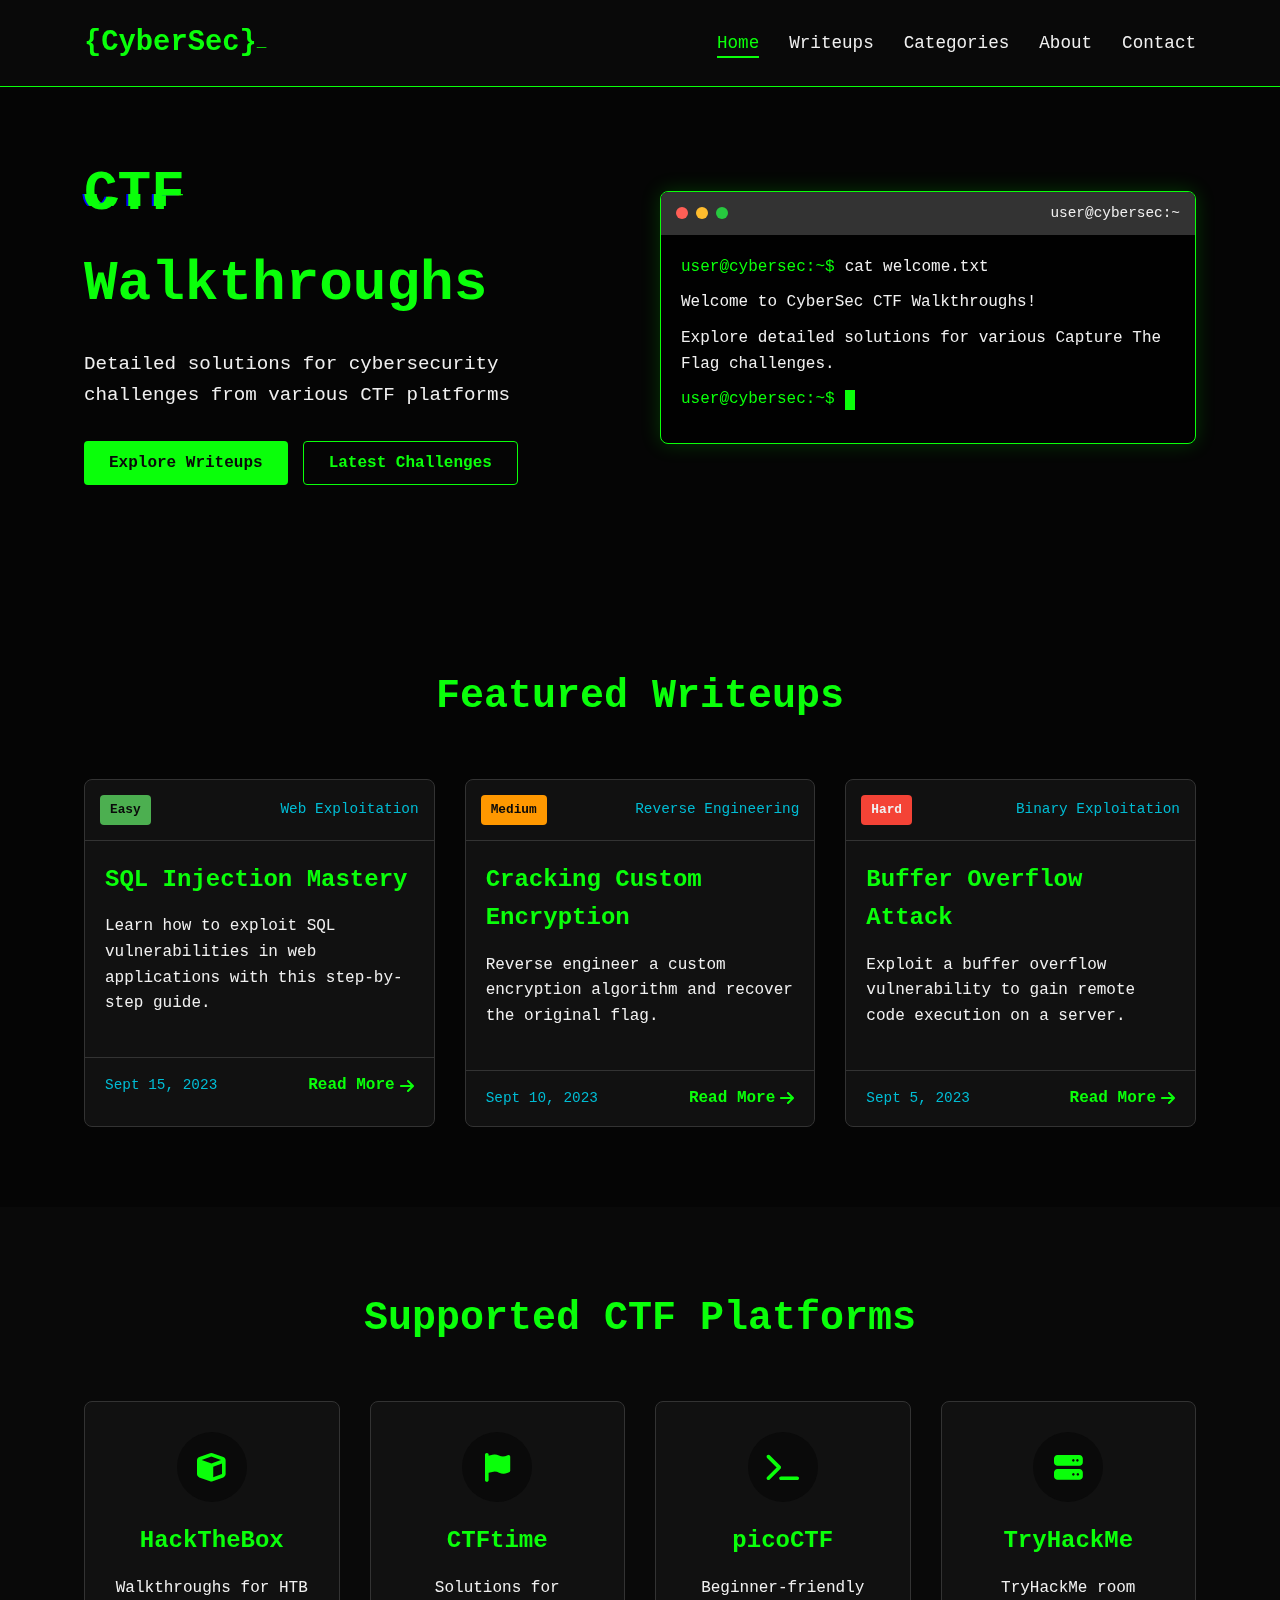
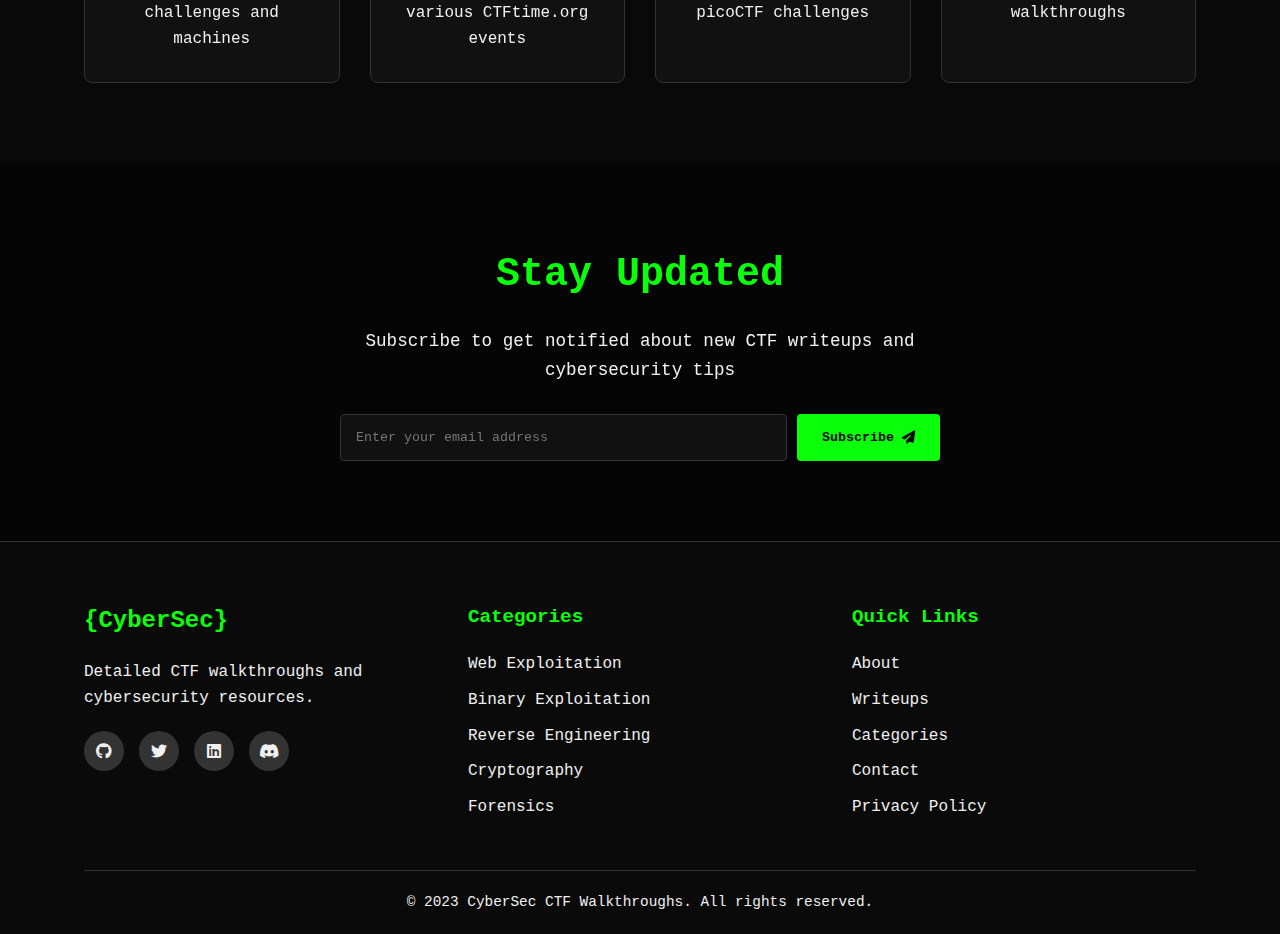
<file: index.html>
<!DOCTYPE html>
<html lang="en">
<head>
    <meta charset="UTF-8">
    <meta name="viewport" content="width=device-width, initial-scale=1.0">
    <title>CyberSec CTF Walkthroughs</title>
    <link rel="stylesheet" href="css/style.css">
    <link rel="stylesheet" href="css/animations.css">
    <link rel="stylesheet" href="https://cdnjs.cloudflare.com/ajax/libs/font-awesome/6.4.0/css/all.min.css">
</head>
<body>
    <!-- Matrix Animation Background -->
    <div id="matrix-bg"></div>
    
    <!-- Header -->
    <header>
        <div class="container">
            <div class="logo">
                <span class="logo-text">{CyberSec}</span>
                <span class="blinking-cursor">_</span>
            </div>
            <nav>
                <ul>
                    <li><a href="#" class="nav-link active">Home</a></li>
                    <li><a href="#" class="nav-link">Writeups</a></li>
                    <li><a href="#" class="nav-link">Categories</a></li>
                    <li><a href="#" class="nav-link">About</a></li>
                    <li><a href="#" class="nav-link">Contact</a></li>
                </ul>
            </nav>
            <div class="mobile-menu-btn">
                <i class="fas fa-bars"></i>
            </div>
        </div>
    </header>

    <!-- Hero Section -->
    <section class="hero">
        <div class="container">
            <div class="hero-content">
                <h1 class="glitch" data-text="CTF Walkthroughs">CTF Walkthroughs</h1>
                <p>Detailed solutions for cybersecurity challenges from various CTF platforms</p>
                <div class="cta-buttons">
                    <button class="btn primary">Explore Writeups</button>
                    <button class="btn secondary">Latest Challenges</button>
                </div>
            </div>
            <div class="hero-terminal">
                <div class="terminal-header">
                    <div class="terminal-buttons">
                        <span class="terminal-btn red"></span>
                        <span class="terminal-btn yellow"></span>
                        <span class="terminal-btn green"></span>
                    </div>
                    <span class="terminal-title">user@cybersec:~</span>
                </div>
                <div class="terminal-body">
                    <div class="terminal-line">
                        <span class="prompt">user@cybersec:~$</span>
                        <span class="command">cat welcome.txt</span>
                    </div>
                    <div class="terminal-output">
                        <p>Welcome to CyberSec CTF Walkthroughs!</p>
                        <p>Explore detailed solutions for various Capture The Flag challenges.</p>
                    </div>
                    <div class="terminal-line">
                        <span class="prompt">user@cybersec:~$</span>
                        <span class="command typing"></span>
                    </div>
                </div>
            </div>
        </div>
    </section>

    <!-- Featured Writeups -->
    <section class="featured-writeups">
        <div class="container">
            <h2>Featured Writeups</h2>
            <div class="writeups-grid">
                <div class="writeup-card">
                    <div class="card-header">
                        <span class="difficulty easy">Easy</span>
                        <span class="category">Web Exploitation</span>
                    </div>
                    <div class="card-content">
                        <h3>SQL Injection Mastery</h3>
                        <p>Learn how to exploit SQL vulnerabilities in web applications with this step-by-step guide.</p>
                    </div>
                    <div class="card-footer">
                        <span class="date">Sept 15, 2023</span>
                        <a href="#" class="read-more">Read More <i class="fas fa-arrow-right"></i></a>
                    </div>
                </div>

                <div class="writeup-card">
                    <div class="card-header">
                        <span class="difficulty medium">Medium</span>
                        <span class="category">Reverse Engineering</span>
                    </div>
                    <div class="card-content">
                        <h3>Cracking Custom Encryption</h3>
                        <p>Reverse engineer a custom encryption algorithm and recover the original flag.</p>
                    </div>
                    <div class="card-footer">
                        <span class="date">Sept 10, 2023</span>
                        <a href="#" class="read-more">Read More <i class="fas fa-arrow-right"></i></a>
                    </div>
                </div>

                <div class="writeup-card">
                    <div class="card-header">
                        <span class="difficulty hard">Hard</span>
                        <span class="category">Binary Exploitation</span>
                    </div>
                    <div class="card-content">
                        <h3>Buffer Overflow Attack</h3>
                        <p>Exploit a buffer overflow vulnerability to gain remote code execution on a server.</p>
                    </div>
                    <div class="card-footer">
                        <span class="date">Sept 5, 2023</span>
                        <a href="#" class="read-more">Read More <i class="fas fa-arrow-right"></i></a>
                    </div>
                </div>
            </div>
        </div>
    </section>

    <!-- CTF Platforms -->
    <section class="ctf-platforms">
        <div class="container">
            <h2>Supported CTF Platforms</h2>
            <div class="platforms-grid">
                <div class="platform">
                    <div class="platform-icon">
                        <i class="fas fa-cube"></i>
                    </div>
                    <h3>HackTheBox</h3>
                    <p>Walkthroughs for HTB challenges and machines</p>
                </div>
                <div class="platform">
                    <div class="platform-icon">
                        <i class="fas fa-flag"></i>
                    </div>
                    <h3>CTFtime</h3>
                    <p>Solutions for various CTFtime.org events</p>
                </div>
                <div class="platform">
                    <div class="platform-icon">
                        <i class="fas fa-terminal"></i>
                    </div>
                    <h3>picoCTF</h3>
                    <p>Beginner-friendly picoCTF challenges</p>
                </div>
                <div class="platform">
                    <div class="platform-icon">
                        <i class="fas fa-server"></i>
                    </div>
                    <h3>TryHackMe</h3>
                    <p>TryHackMe room walkthroughs</p>
                </div>
            </div>
        </div>
    </section>

    <!-- Newsletter -->
    <section class="newsletter">
        <div class="container">
            <div class="newsletter-content">
                <h2>Stay Updated</h2>
                <p>Subscribe to get notified about new CTF writeups and cybersecurity tips</p>
                <form class="newsletter-form">
                    <input type="email" placeholder="Enter your email address">
                    <button type="submit">Subscribe <i class="fas fa-paper-plane"></i></button>
                </form>
            </div>
        </div>
    </section>

    <!-- Footer -->
    <footer>
        <div class="container">
            <div class="footer-content">
                <div class="footer-section">
                    <h3>{CyberSec}</h3>
                    <p>Detailed CTF walkthroughs and cybersecurity resources.</p>
                    <div class="social-links">
                        <a href="#"><i class="fab fa-github"></i></a>
                        <a href="#"><i class="fab fa-twitter"></i></a>
                        <a href="#"><i class="fab fa-linkedin"></i></a>
                        <a href="#"><i class="fab fa-discord"></i></a>
                    </div>
                </div>
                <div class="footer-section">
                    <h4>Categories</h4>
                    <ul>
                        <li><a href="#">Web Exploitation</a></li>
                        <li><a href="#">Binary Exploitation</a></li>
                        <li><a href="#">Reverse Engineering</a></li>
                        <li><a href="#">Cryptography</a></li>
                        <li><a href="#">Forensics</a></li>
                    </ul>
                </div>
                <div class="footer-section">
                    <h4>Quick Links</h4>
                    <ul>
                        <li><a href="#">About</a></li>
                        <li><a href="#">Writeups</a></li>
                        <li><a href="#">Categories</a></li>
                        <li><a href="#">Contact</a></li>
                        <li><a href="#">Privacy Policy</a></li>
                    </ul>
                </div>
            </div>
            <div class="footer-bottom">
                <p>&copy; 2023 CyberSec CTF Walkthroughs. All rights reserved.</p>
            </div>
        </div>
    </footer>

    <script src="js/matrix.js"></script>
    <script src="js/script.js"></script>
</body>
</html>
</file>
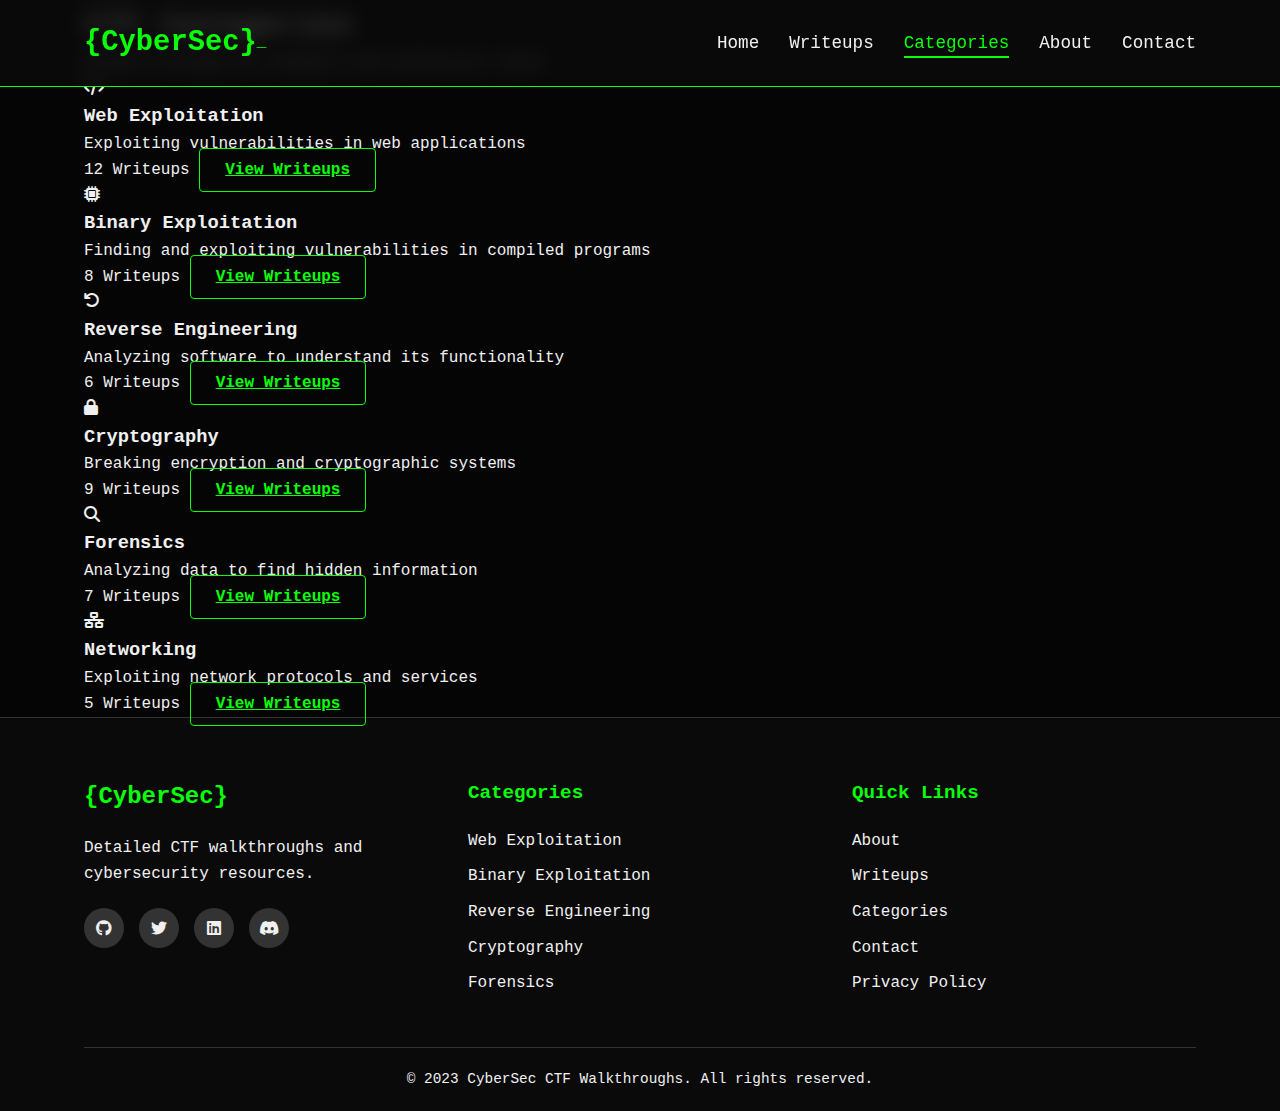
<file: categories.html>
<!DOCTYPE html>
<html lang="en">
<head>
    <meta charset="UTF-8">
    <meta name="viewport" content="width=device-width, initial-scale=1.0">
    <title>Categories - CyberSec CTF Walkthroughs</title>
    <link rel="stylesheet" href="css/style.css">
    <link rel="stylesheet" href="css/responsive.css">
    <link rel="stylesheet" href="https://cdnjs.cloudflare.com/ajax/libs/font-awesome/6.4.0/css/all.min.css">
</head>
<body>
    <!-- Header -->
    <header>
        <div class="container">
            <div class="logo">
                <span class="logo-text">{CyberSec}</span>
                <span class="blinking-cursor">_</span>
            </div>
            <nav>
                <ul>
                    <li><a href="index.html" class="nav-link">Home</a></li>
                    <li><a href="writeups.html" class="nav-link">Writeups</a></li>
                    <li><a href="categories.html" class="nav-link active">Categories</a></li>
                    <li><a href="about.html" class="nav-link">About</a></li>
                    <li><a href="contact.html" class="nav-link">Contact</a></li>
                </ul>
            </nav>
            <div class="mobile-menu-btn">
                <i class="fas fa-bars"></i>
            </div>
        </div>
    </header>

    <!-- Main Content -->
    <main class="page-content">
        <div class="container">
            <div class="page-header">
                <h1>CTF Categories</h1>
                <p>Browse writeups by category and difficulty level</p>
            </div>

            <!-- Categories Grid -->
            <div class="categories-grid">
                <div class="category-card">
                    <div class="category-icon">
                        <i class="fas fa-code"></i>
                    </div>
                    <h3>Web Exploitation</h3>
                    <p>Exploiting vulnerabilities in web applications</p>
                    <span class="count">12 Writeups</span>
                    <a href="writeups.html?category=web" class="btn secondary">View Writeups</a>
                </div>

                <div class="category-card">
                    <div class="category-icon">
                        <i class="fas fa-microchip"></i>
                    </div>
                    <h3>Binary Exploitation</h3>
                    <p>Finding and exploiting vulnerabilities in compiled programs</p>
                    <span class="count">8 Writeups</span>
                    <a href="writeups.html?category=binary" class="btn secondary">View Writeups</a>
                </div>

                <div class="category-card">
                    <div class="category-icon">
                        <i class="fas fa-undo"></i>
                    </div>
                    <h3>Reverse Engineering</h3>
                    <p>Analyzing software to understand its functionality</p>
                    <span class="count">6 Writeups</span>
                    <a href="writeups.html?category=reverse" class="btn secondary">View Writeups</a>
                </div>

                <div class="category-card">
                    <div class="category-icon">
                        <i class="fas fa-lock"></i>
                    </div>
                    <h3>Cryptography</h3>
                    <p>Breaking encryption and cryptographic systems</p>
                    <span class="count">9 Writeups</span>
                    <a href="writeups.html?category=crypto" class="btn secondary">View Writeups</a>
                </div>

                <div class="category-card">
                    <div class="category-icon">
                        <i class="fas fa-search"></i>
                    </div>
                    <h3>Forensics</h3>
                    <p>Analyzing data to find hidden information</p>
                    <span class="count">7 Writeups</span>
                    <a href="writeups.html?category=forensics" class="btn secondary">View Writeups</a>
                </div>

                <div class="category-card">
                    <div class="category-icon">
                        <i class="fas fa-network-wired"></i>
                    </div>
                    <h3>Networking</h3>
                    <p>Exploiting network protocols and services</p>
                    <span class="count">5 Writeups</span>
                    <a href="writeups.html?category=networking" class="btn secondary">View Writeups</a>
                </div>
            </div>
        </div>
    </main>

    <!-- Footer -->
    <footer>
        <div class="container">
            <div class="footer-content">
                <div class="footer-section">
                    <h3>{CyberSec}</h3>
                    <p>Detailed CTF walkthroughs and cybersecurity resources.</p>
                    <div class="social-links">
                        <a href="#"><i class="fab fa-github"></i></a>
                        <a href="#"><i class="fab fa-twitter"></i></a>
                        <a href="#"><i class="fab fa-linkedin"></i></a>
                        <a href="#"><i class="fab fa-discord"></i></a>
                    </div>
                </div>
                <div class="footer-section">
                    <h4>Categories</h4>
                    <ul>
                        <li><a href="categories.html">Web Exploitation</a></li>
                        <li><a href="categories.html">Binary Exploitation</a></li>
                        <li><a href="categories.html">Reverse Engineering</a></li>
                        <li><a href="categories.html">Cryptography</a></li>
                        <li><a href="categories.html">Forensics</a></li>
                    </ul>
                </div>
                <div class="footer-section">
                    <h4>Quick Links</h4>
                    <ul>
                        <li><a href="about.html">About</a></li>
                        <li><a href="writeups.html">Writeups</a></li>
                        <li><a href="categories.html">Categories</a></li>
                        <li><a href="contact.html">Contact</a></li>
                        <li><a href="#">Privacy Policy</a></li>
                    </ul>
                </div>
            </div>
            <div class="footer-bottom">
                <p>&copy; 2023 CyberSec CTF Walkthroughs. All rights reserved.</p>
            </div>
        </div>
    </footer>

    <script src="js/script.js"></script>
</body>
</html>
</file>
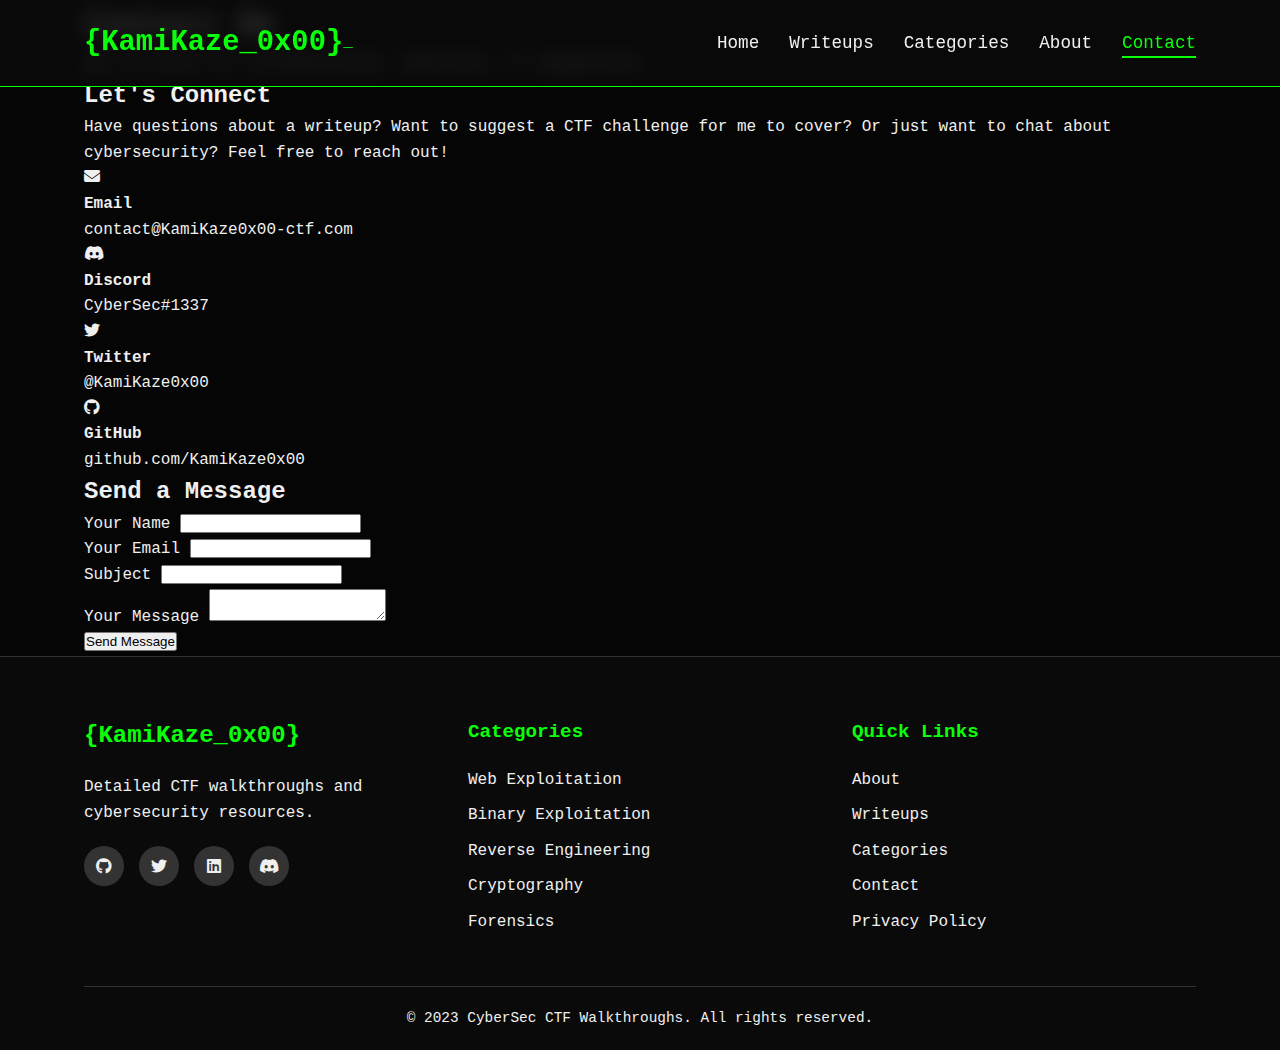
<file: contact.html>
<!DOCTYPE html>
<html lang="en">
<head>
    <meta charset="UTF-8">
    <meta name="viewport" content="width=device-width, initial-scale=1.0">
    <title>Contact - KamiKaze0x00 CTF Walkthroughs</title>
    <link rel="stylesheet" href="css/style.css">
    <link rel="stylesheet" href="css/responsive.css">
    <link rel="stylesheet" href="https://cdnjs.cloudflare.com/ajax/libs/font-awesome/6.4.0/css/all.min.css">
</head>
<body>
    <!-- Header -->
    <header>
        <div class="container">
            <div class="logo">
                <span class="logo-text">{KamiKaze_0x00}</span>
                <span class="blinking-cursor">_</span>
            </div>
            <nav>
                <ul>
                    <li><a href="index.html" class="nav-link">Home</a></li>
                    <li><a href="writeups.html" class="nav-link">Writeups</a></li>
                    <li><a href="categories.html" class="nav-link">Categories</a></li>
                    <li><a href="about.html" class="nav-link">About</a></li>
                    <li><a href="contact.html" class="nav-link active">Contact</a></li>
                </ul>
            </nav>
            <div class="mobile-menu-btn">
                <i class="fas fa-bars"></i>
            </div>
        </div>
    </header>

    <!-- Main Content -->
    <main class="page-content">
        <div class="container">
            <div class="page-header">
                <h1>Contact Me</h1>
                <p>Get in touch for collaborations, questions, or suggestions</p>
            </div>

            <!-- Contact Content -->
            <div class="contact-container">
                <div class="contact-info">
                    <h2>Let's Connect</h2>
                    <p>Have questions about a writeup? Want to suggest a CTF challenge for me to cover? Or just want to chat about cybersecurity? Feel free to reach out!</p>
                    
                    <div class="contact-details">
                        <div class="contact-item">
                            <div class="contact-icon">
                                <i class="fas fa-envelope"></i>
                            </div>
                            <div class="contact-text">
                                <h4>Email</h4>
                                <p>contact@KamiKaze0x00-ctf.com</p>
                            </div>
                        </div>
                        
                        <div class="contact-item">
                            <div class="contact-icon">
                                <i class="fab fa-discord"></i>
                            </div>
                            <div class="contact-text">
                                <h4>Discord</h4>
                                <p>CyberSec#1337</p>
                            </div>
                        </div>
                        
                        <div class="contact-item">
                            <div class="contact-icon">
                                <i class="fab fa-twitter"></i>
                            </div>
                            <div class="contact-text">
                                <h4>Twitter</h4>
                                <p>@KamiKaze0x00</p>
                            </div>
                        </div>
                        
                        <div class="contact-item">
                            <div class="contact-icon">
                                <i class="fab fa-github"></i>
                            </div>
                            <div class="contact-text">
                                <h4>GitHub</h4>
                                <p>github.com/KamiKaze0x00</p>
                            </div>
                        </div>
                    </div>
                </div>
                
                <div class="contact-form">
                    <h2>Send a Message</h2>
                    <form>
                        <div class="form-group">
                            <label for="name">Your Name</label>
                            <input type="text" id="name" required>
                        </div>
                        
                        <div class="form-group">
                            <label for="email">Your Email</label>
                            <input type="email" id="email" required>
                        </div>
                        
                        <div class="form-group">
                            <label for="subject">Subject</label>
                            <input type="text" id="subject" required>
                        </div>
                        
                        <div class="form-group">
                            <label for="message">Your Message</label>
                            <textarea id="message" required></textarea>
                        </div>
                        
                        <button type="submit" class="submit-btn">Send Message</button>
                    </form>
                </div>
            </div>
        </div>
    </main>

    <!-- Footer -->
    <footer>
        <div class="container">
            <div class="footer-content">
                <div class="footer-section">
                    <h3>{KamiKaze_0x00}</h3>
                    <p>Detailed CTF walkthroughs and cybersecurity resources.</p>
                    <div class="social-links">
                        <a href="#"><i class="fab fa-github"></i></a>
                        <a href="#"><i class="fab fa-twitter"></i></a>
                        <a href="#"><i class="fab fa-linkedin"></i></a>
                        <a href="#"><i class="fab fa-discord"></i></a>
                    </div>
                </div>
                <div class="footer-section">
                    <h4>Categories</h4>
                    <ul>
                        <li><a href="categories.html">Web Exploitation</a></li>
                        <li><a href="categories.html">Binary Exploitation</a></li>
                        <li><a href="categories.html">Reverse Engineering</a></li>
                        <li><a href="categories.html">Cryptography</a></li>
                        <li><a href="categories.html">Forensics</a></li>
                    </ul>
                </div>
                <div class="footer-section">
                    <h4>Quick Links</h4>
                    <ul>
                        <li><a href="about.html">About</a></li>
                        <li><a href="writeups.html">Writeups</a></li>
                        <li><a href="categories.html">Categories</a></li>
                        <li><a href="contact.html">Contact</a></li>
                        <li><a href="#">Privacy Policy</a></li>
                    </ul>
                </div>
            </div>
            <div class="footer-bottom">
                <p>&copy; 2023 CyberSec CTF Walkthroughs. All rights reserved.</p>
            </div>
        </div>
    </footer>

    <script src="js/script.js"></script>
</body>
</html>
</file>
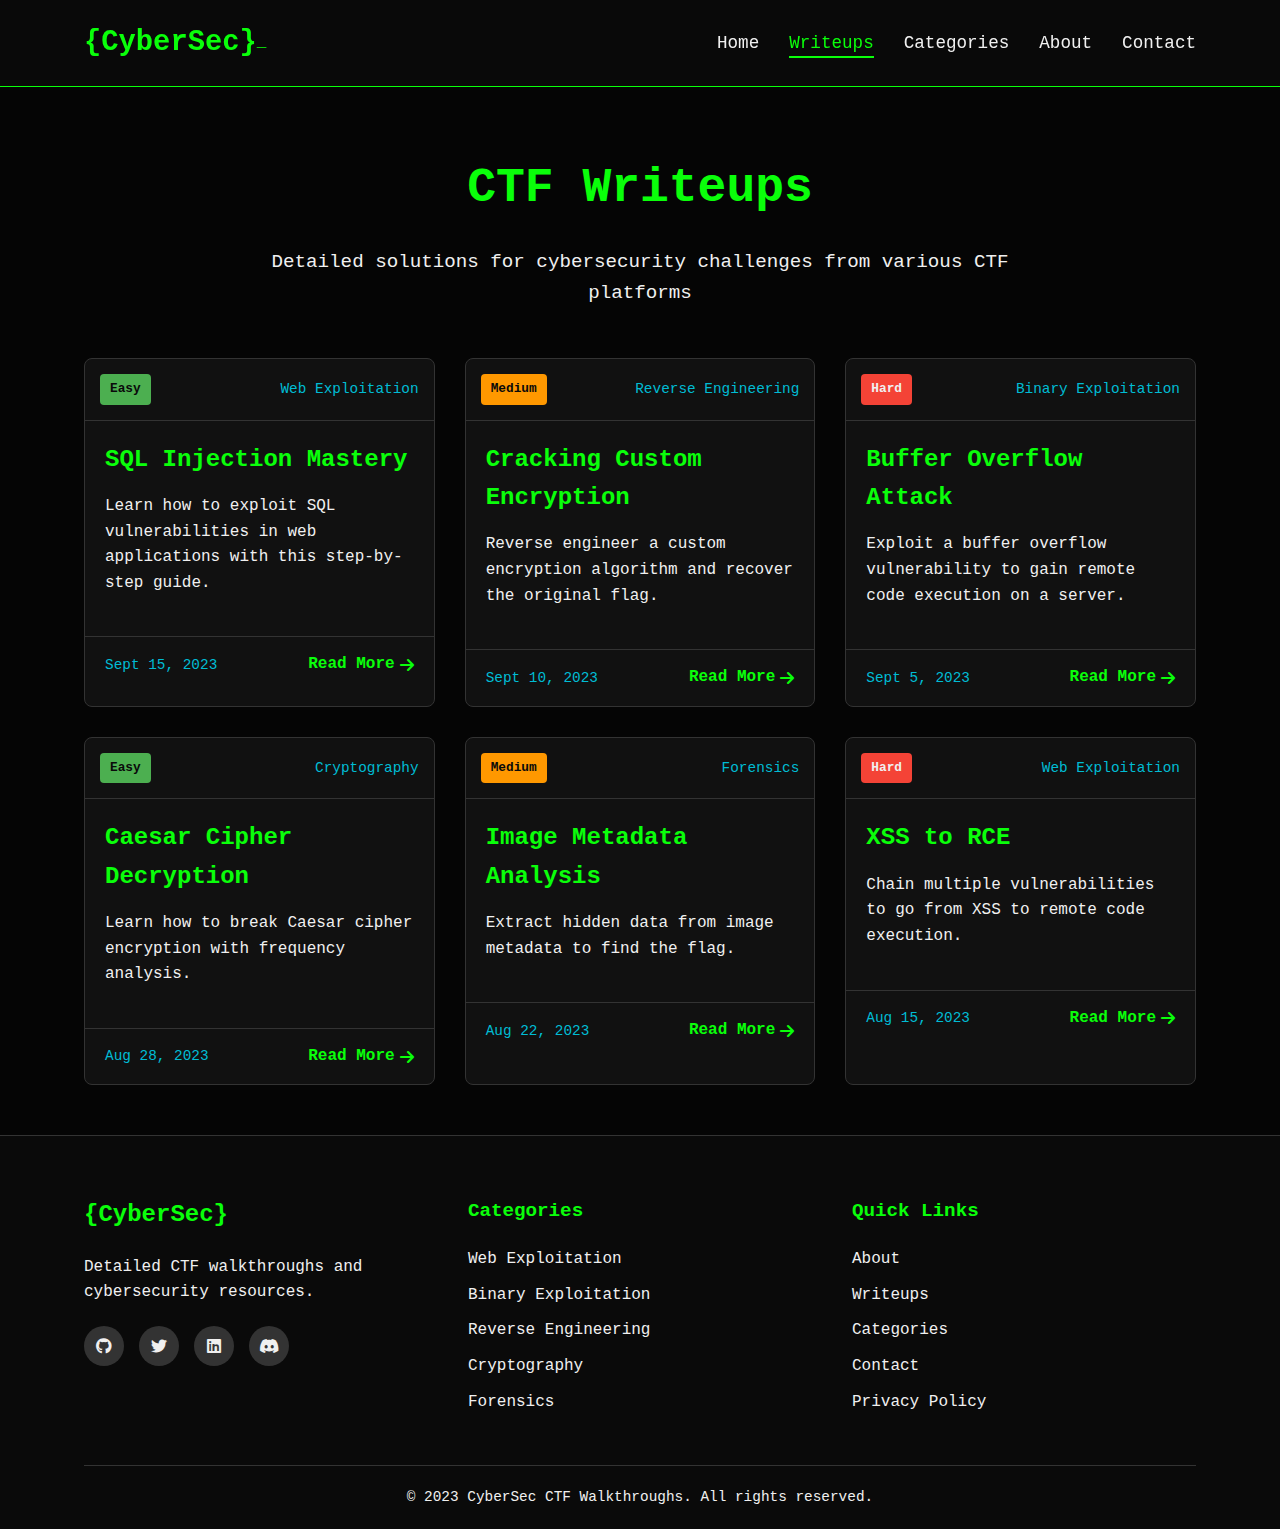
<file: writeups.html>
<!DOCTYPE html>
<html lang="en">
<head>
    <meta charset="UTF-8">
    <meta name="viewport" content="width=device-width, initial-scale=1.0">
    <title>CyberSec CTF Walkthroughs</title>
    <link rel="stylesheet" href="https://cdnjs.cloudflare.com/ajax/libs/font-awesome/6.4.0/css/all.min.css">
    <style>
        /* Global Styles */
        :root {
            --primary: #0aff0a;
            --secondary: #00bcd4;
            --dark: #0a0a0a;
            --darker: #050505;
            --light: #f0f0f0;
            --gray: #333;
            --easy: #4caf50;
            --medium: #ff9800;
            --hard: #f44336;
        }

        * {
            margin: 0;
            padding: 0;
            box-sizing: border-box;
        }

        body {
            font-family: 'Courier New', monospace;
            background-color: var(--darker);
            color: var(--light);
            line-height: 1.6;
            overflow-x: hidden;
            position: relative;
        }

        .container {
            width: 90%;
            max-width: 1200px;
            margin: 0 auto;
            padding: 0 20px;
        }

        /* Header */
        header {
            background-color: rgba(10, 10, 10, 0.8);
            backdrop-filter: blur(10px);
            padding: 20px 0;
            position: fixed;
            width: 100%;
            top: 0;
            z-index: 1000;
            border-bottom: 1px solid var(--primary);
        }

        header .container {
            display: flex;
            justify-content: space-between;
            align-items: center;
        }

        .logo {
            display: flex;
            align-items: center;
        }

        .logo-text {
            color: var(--primary);
            font-size: 1.8rem;
            font-weight: bold;
        }

        .blinking-cursor {
            animation: blink 1s infinite;
            color: var(--primary);
            font-weight: bold;
        }

        @keyframes blink {
            0%, 50% { opacity: 1; }
            51%, 100% { opacity: 0; }
        }

        nav ul {
            display: flex;
            list-style: none;
        }

        nav ul li {
            margin-left: 30px;
        }

        .nav-link {
            color: var(--light);
            text-decoration: none;
            font-size: 1.1rem;
            position: relative;
            padding: 5px 0;
            transition: color 0.3s;
        }

        .nav-link:hover, .nav-link.active {
            color: var(--primary);
        }

        .nav-link::after {
            content: '';
            position: absolute;
            bottom: 0;
            left: 0;
            width: 0;
            height: 2px;
            background-color: var(--primary);
            transition: width 0.3s;
        }

        .nav-link:hover::after, .nav-link.active::after {
            width: 100%;
        }

        .mobile-menu-btn {
            display: none;
            color: var(--light);
            font-size: 1.5rem;
            cursor: pointer;
        }

        /* Page Content */
        .page-content {
            padding-top: 150px;
            min-height: 80vh;
        }

        .page-header {
            text-align: center;
            margin-bottom: 50px;
        }

        .page-header h1 {
            font-size: 3rem;
            color: var(--primary);
            margin-bottom: 20px;
        }

        .page-header p {
            font-size: 1.2rem;
            color: var(--light);
            max-width: 800px;
            margin: 0 auto;
        }

        /* Writeups Grid */
        .writeups-grid {
            display: grid;
            grid-template-columns: repeat(auto-fill, minmax(300px, 1fr));
            gap: 30px;
            margin-bottom: 50px;
        }

        .writeup-card {
            background-color: rgba(20, 20, 20, 0.8);
            border: 1px solid var(--gray);
            border-radius: 8px;
            overflow: hidden;
            transition: transform 0.3s, box-shadow 0.3s;
        }

        .writeup-card:hover {
            transform: translateY(-10px);
            box-shadow: 0 10px 25px rgba(10, 255, 10, 0.2);
            border-color: var(--primary);
        }

        .card-header {
            padding: 15px;
            display: flex;
            justify-content: space-between;
            align-items: center;
            border-bottom: 1px solid var(--gray);
        }

        .difficulty {
            padding: 5px 10px;
            border-radius: 4px;
            font-size: 0.8rem;
            font-weight: bold;
        }

        .difficulty.easy {
            background-color: var(--easy);
            color: var(--dark);
        }

        .difficulty.medium {
            background-color: var(--medium);
            color: var(--dark);
        }

        .difficulty.hard {
            background-color: var(--hard);
            color: var(--light);
        }

        .category {
            color: var(--secondary);
            font-size: 0.9rem;
        }

        .card-content {
            padding: 20px;
        }

        .card-content h3 {
            color: var(--primary);
            margin-bottom: 15px;
            font-size: 1.5rem;
        }

        .card-content p {
            color: var(--light);
            margin-bottom: 20px;
        }

        .card-footer {
            padding: 15px 20px;
            display: flex;
            justify-content: space-between;
            align-items: center;
            border-top: 1px solid var(--gray);
        }

        .date {
            color: var(--secondary);
            font-size: 0.9rem;
        }

        .read-more {
            color: var(--primary);
            text-decoration: none;
            font-weight: bold;
            display: flex;
            align-items: center;
            gap: 5px;
            transition: gap 0.3s;
        }

        .read-more:hover {
            gap: 10px;
        }

        /* Categories Grid */
        .categories-grid {
            display: grid;
            grid-template-columns: repeat(auto-fill, minmax(250px, 1fr));
            gap: 30px;
            margin-bottom: 50px;
        }

        .category-card {
            background-color: rgba(20, 20, 20, 0.8);
            border: 1px solid var(--gray);
            border-radius: 8px;
            padding: 30px;
            text-align: center;
            transition: transform 0.3s, box-shadow 0.3s;
        }

        .category-card:hover {
            transform: translateY(-5px);
            box-shadow: 0 5px 15px rgba(10, 255, 10, 0.2);
            border-color: var(--primary);
        }

        .category-icon {
            font-size: 2.5rem;
            color: var(--primary);
            margin-bottom: 20px;
        }

        .category-card h3 {
            color: var(--primary);
            margin-bottom: 15px;
            font-size: 1.5rem;
        }

        .category-card p {
            color: var(--light);
            margin-bottom: 20px;
        }

        .count {
            color: var(--secondary);
            font-weight: bold;
        }

        /* About Section */
        .about-content {
            display: grid;
            grid-template-columns: 1fr 1fr;
            gap: 50px;
            margin-bottom: 50px;
        }

        .about-text h2 {
            color: var(--primary);
            margin-bottom: 20px;
            font-size: 2rem;
        }

        .about-text p {
            color: var(--light);
            margin-bottom: 20px;
            line-height: 1.8;
        }

        .skills {
            margin-top: 30px;
        }

        .skill {
            margin-bottom: 20px;
        }

        .skill-name {
            color: var(--primary);
            margin-bottom: 10px;
            font-weight: bold;
        }

        .skill-bar {
            height: 10px;
            background-color: var(--gray);
            border-radius: 5px;
            overflow: hidden;
        }

        .skill-level {
            height: 100%;
            background-color: var(--primary);
            border-radius: 5px;
        }

        .about-image {
            display: flex;
            align-items: center;
            justify-content: center;
        }

        .profile-img {
            width: 300px;
            height: 300px;
            border-radius: 50%;
            border: 3px solid var(--primary);
            background-color: var(--dark);
            display: flex;
            align-items: center;
            justify-content: center;
            font-size: 5rem;
            color: var(--primary);
        }

        /* Contact Form */
        .contact-container {
            display: grid;
            grid-template-columns: 1fr 1fr;
            gap: 50px;
            margin-bottom: 50px;
        }

        .contact-info h2 {
            color: var(--primary);
            margin-bottom: 20px;
            font-size: 2rem;
        }

        .contact-info p {
            color: var(--light);
            margin-bottom: 30px;
            line-height: 1.8;
        }

        .contact-details {
            margin-top: 30px;
        }

        .contact-item {
            display: flex;
            align-items: center;
            margin-bottom: 20px;
        }

        .contact-icon {
            width: 50px;
            height: 50px;
            background-color: var(--dark);
            border-radius: 50%;
            display: flex;
            align-items: center;
            justify-content: center;
            color: var(--primary);
            font-size: 1.2rem;
            margin-right: 15px;
        }

        .contact-text {
            color: var(--light);
        }

        .contact-text h4 {
            color: var(--primary);
            margin-bottom: 5px;
        }

        .contact-form {
            background-color: rgba(20, 20, 20, 0.8);
            border: 1px solid var(--gray);
            border-radius: 8px;
            padding: 30px;
        }

        .contact-form h2 {
            color: var(--primary);
            margin-bottom: 20px;
            font-size: 2rem;
        }

        .form-group {
            margin-bottom: 20px;
        }

        .form-group label {
            display: block;
            color: var(--primary);
            margin-bottom: 8px;
            font-weight: bold;
        }

        .form-group input,
        .form-group textarea {
            width: 100%;
            padding: 12px;
            background-color: var(--dark);
            border: 1px solid var(--gray);
            border-radius: 4px;
            color: var(--light);
            font-family: 'Courier New', monospace;
        }

        .form-group input:focus,
        .form-group textarea:focus {
            outline: none;
            border-color: var(--primary);
        }

        .form-group textarea {
            min-height: 150px;
            resize: vertical;
        }

        .submit-btn {
            padding: 12px 25px;
            background-color: var(--primary);
            color: var(--dark);
            border: none;
            border-radius: 4px;
            font-family: 'Courier New', monospace;
            font-weight: bold;
            cursor: pointer;
            transition: all 0.3s;
        }

        .submit-btn:hover {
            background-color: var(--light);
        }

        /* Footer */
        footer {
            background-color: var(--dark);
            padding: 60px 0 20px;
            border-top: 1px solid var(--gray);
        }

        .footer-content {
            display: grid;
            grid-template-columns: repeat(auto-fit, minmax(250px, 1fr));
            gap: 40px;
            margin-bottom: 40px;
        }

        .footer-section h3, .footer-section h4 {
            color: var(--primary);
            margin-bottom: 20px;
            font-size: 1.5rem;
        }

        .footer-section h4 {
            font-size: 1.2rem;
        }

        .footer-section p {
            color: var(--light);
            margin-bottom: 20px;
        }

        .footer-section ul {
            list-style: none;
        }

        .footer-section ul li {
            margin-bottom: 10px;
        }

        .footer-section ul li a {
            color: var(--light);
            text-decoration: none;
            transition: color 0.3s;
        }

        .footer-section ul li a:hover {
            color: var(--primary);
        }

        .social-links {
            display: flex;
            gap: 15px;
        }

        .social-links a {
            display: flex;
            align-items: center;
            justify-content: center;
            width: 40px;
            height: 40px;
            background-color: var(--gray);
            color: var(--light);
            border-radius: 50%;
            text-decoration: none;
            transition: all 0.3s;
        }

        .social-links a:hover {
            background-color: var(--primary);
            color: var(--dark);
            transform: translateY(-3px);
        }

        .footer-bottom {
            text-align: center;
            padding-top: 20px;
            border-top: 1px solid var(--gray);
        }

        .footer-bottom p {
            color: var(--light);
            font-size: 0.9rem;
        }

        /* Responsive Design */
        @media (max-width: 992px) {
            .about-content,
            .contact-container {
                grid-template-columns: 1fr;
            }

            .about-image {
                order: -1;
            }
        }

        @media (max-width: 768px) {
            nav ul {
                display: none;
                position: absolute;
                top: 100%;
                left: 0;
                width: 100%;
                background-color: rgba(10, 10, 10, 0.95);
                flex-direction: column;
                padding: 20px 0;
                border-top: 1px solid var(--primary);
            }

            nav ul.show {
                display: flex;
            }

            nav ul li {
                margin: 10px 0;
                text-align: center;
            }

            .mobile-menu-btn {
                display: block;
            }

            .page-content {
                padding-top: 120px;
            }

            .page-header h1 {
                font-size: 2.5rem;
            }
        }
    </style>
</head>
<body>
    <!-- Header -->
    <header>
        <div class="container">
            <div class="logo">
                <span class="logo-text">{CyberSec}</span>
                <span class="blinking-cursor">_</span>
            </div>
            <nav>
                <ul>
                    <li><a href="index.html" class="nav-link">Home</a></li>
                    <li><a href="writeups.html" class="nav-link active">Writeups</a></li>
                    <li><a href="categories.html" class="nav-link">Categories</a></li>
                    <li><a href="about.html" class="nav-link">About</a></li>
                    <li><a href="contact.html" class="nav-link">Contact</a></li>
                </ul>
            </nav>
            <div class="mobile-menu-btn">
                <i class="fas fa-bars"></i>
            </div>
        </div>
    </header>

    <!-- Main Content -->
    <main class="page-content">
        <div class="container">
            <div class="page-header">
                <h1>CTF Writeups</h1>
                <p>Detailed solutions for cybersecurity challenges from various CTF platforms</p>
            </div>

            <!-- Writeups Grid -->
            <div class="writeups-grid">
                <div class="writeup-card">
                    <div class="card-header">
                        <span class="difficulty easy">Easy</span>
                        <span class="category">Web Exploitation</span>
                    </div>
                    <div class="card-content">
                        <h3>SQL Injection Mastery</h3>
                        <p>Learn how to exploit SQL vulnerabilities in web applications with this step-by-step guide.</p>
                    </div>
                    <div class="card-footer">
                        <span class="date">Sept 15, 2023</span>
                        <a href="#" class="read-more">Read More <i class="fas fa-arrow-right"></i></a>
                    </div>
                </div>

                <div class="writeup-card">
                    <div class="card-header">
                        <span class="difficulty medium">Medium</span>
                        <span class="category">Reverse Engineering</span>
                    </div>
                    <div class="card-content">
                        <h3>Cracking Custom Encryption</h3>
                        <p>Reverse engineer a custom encryption algorithm and recover the original flag.</p>
                    </div>
                    <div class="card-footer">
                        <span class="date">Sept 10, 2023</span>
                        <a href="#" class="read-more">Read More <i class="fas fa-arrow-right"></i></a>
                    </div>
                </div>

                <div class="writeup-card">
                    <div class="card-header">
                        <span class="difficulty hard">Hard</span>
                        <span class="category">Binary Exploitation</span>
                    </div>
                    <div class="card-content">
                        <h3>Buffer Overflow Attack</h3>
                        <p>Exploit a buffer overflow vulnerability to gain remote code execution on a server.</p>
                    </div>
                    <div class="card-footer">
                        <span class="date">Sept 5, 2023</span>
                        <a href="#" class="read-more">Read More <i class="fas fa-arrow-right"></i></a>
                    </div>
                </div>

                <div class="writeup-card">
                    <div class="card-header">
                        <span class="difficulty easy">Easy</span>
                        <span class="category">Cryptography</span>
                    </div>
                    <div class="card-content">
                        <h3>Caesar Cipher Decryption</h3>
                        <p>Learn how to break Caesar cipher encryption with frequency analysis.</p>
                    </div>
                    <div class="card-footer">
                        <span class="date">Aug 28, 2023</span>
                        <a href="#" class="read-more">Read More <i class="fas fa-arrow-right"></i></a>
                    </div>
                </div>

                <div class="writeup-card">
                    <div class="card-header">
                        <span class="difficulty medium">Medium</span>
                        <span class="category">Forensics</span>
                    </div>
                    <div class="card-content">
                        <h3>Image Metadata Analysis</h3>
                        <p>Extract hidden data from image metadata to find the flag.</p>
                    </div>
                    <div class="card-footer">
                        <span class="date">Aug 22, 2023</span>
                        <a href="#" class="read-more">Read More <i class="fas fa-arrow-right"></i></a>
                    </div>
                </div>

                <div class="writeup-card">
                    <div class="card-header">
                        <span class="difficulty hard">Hard</span>
                        <span class="category">Web Exploitation</span>
                    </div>
                    <div class="card-content">
                        <h3>XSS to RCE</h3>
                        <p>Chain multiple vulnerabilities to go from XSS to remote code execution.</p>
                    </div>
                    <div class="card-footer">
                        <span class="date">Aug 15, 2023</span>
                        <a href="#" class="read-more">Read More <i class="fas fa-arrow-right"></i></a>
                    </div>
                </div>
            </div>
        </div>
    </main>

    <!-- Footer -->
    <footer>
        <div class="container">
            <div class="footer-content">
                <div class="footer-section">
                    <h3>{CyberSec}</h3>
                    <p>Detailed CTF walkthroughs and cybersecurity resources.</p>
                    <div class="social-links">
                        <a href="#"><i class="fab fa-github"></i></a>
                        <a href="#"><i class="fab fa-twitter"></i></a>
                        <a href="#"><i class="fab fa-linkedin"></i></a>
                        <a href="#"><i class="fab fa-discord"></i></a>
                    </div>
                </div>
                <div class="footer-section">
                    <h4>Categories</h4>
                    <ul>
                        <li><a href="#">Web Exploitation</a></li>
                        <li><a href="#">Binary Exploitation</a></li>
                        <li><a href="#">Reverse Engineering</a></li>
                        <li><a href="#">Cryptography</a></li>
                        <li><a href="#">Forensics</a></li>
                    </ul>
                </div>
                <div class="footer-section">
                    <h4>Quick Links</h4>
                    <ul>
                        <li><a href="about.html">About</a></li>
                        <li><a href="writeups.html">Writeups</a></li>
                        <li><a href="categories.html">Categories</a></li>
                        <li><a href="contact.html">Contact</a></li>
                        <li><a href="#">Privacy Policy</a></li>
                    </ul>
                </div>
            </div>
            <div class="footer-bottom">
                <p>&copy; 2023 CyberSec CTF Walkthroughs. All rights reserved.</p>
            </div>
        </div>
    </footer>

    <script>
        // Mobile menu toggle
        document.addEventListener('DOMContentLoaded', function() {
            const mobileMenuBtn = document.querySelector('.mobile-menu-btn');
            const nav = document.querySelector('nav ul');
            
            if (mobileMenuBtn) {
                mobileMenuBtn.addEventListener('click', function() {
                    nav.classList.toggle('show');
                });
            }
            
            // Set active nav link
            const currentPage = window.location.pathname.split('/').pop();
            const navLinks = document.querySelectorAll('.nav-link');
            
            navLinks.forEach(link => {
                link.classList.remove('active');
                if (link.getAttribute('href') === currentPage) {
                    link.classList.add('active');
                }
            });
        });
    </script>
</body>
</html>
</file>
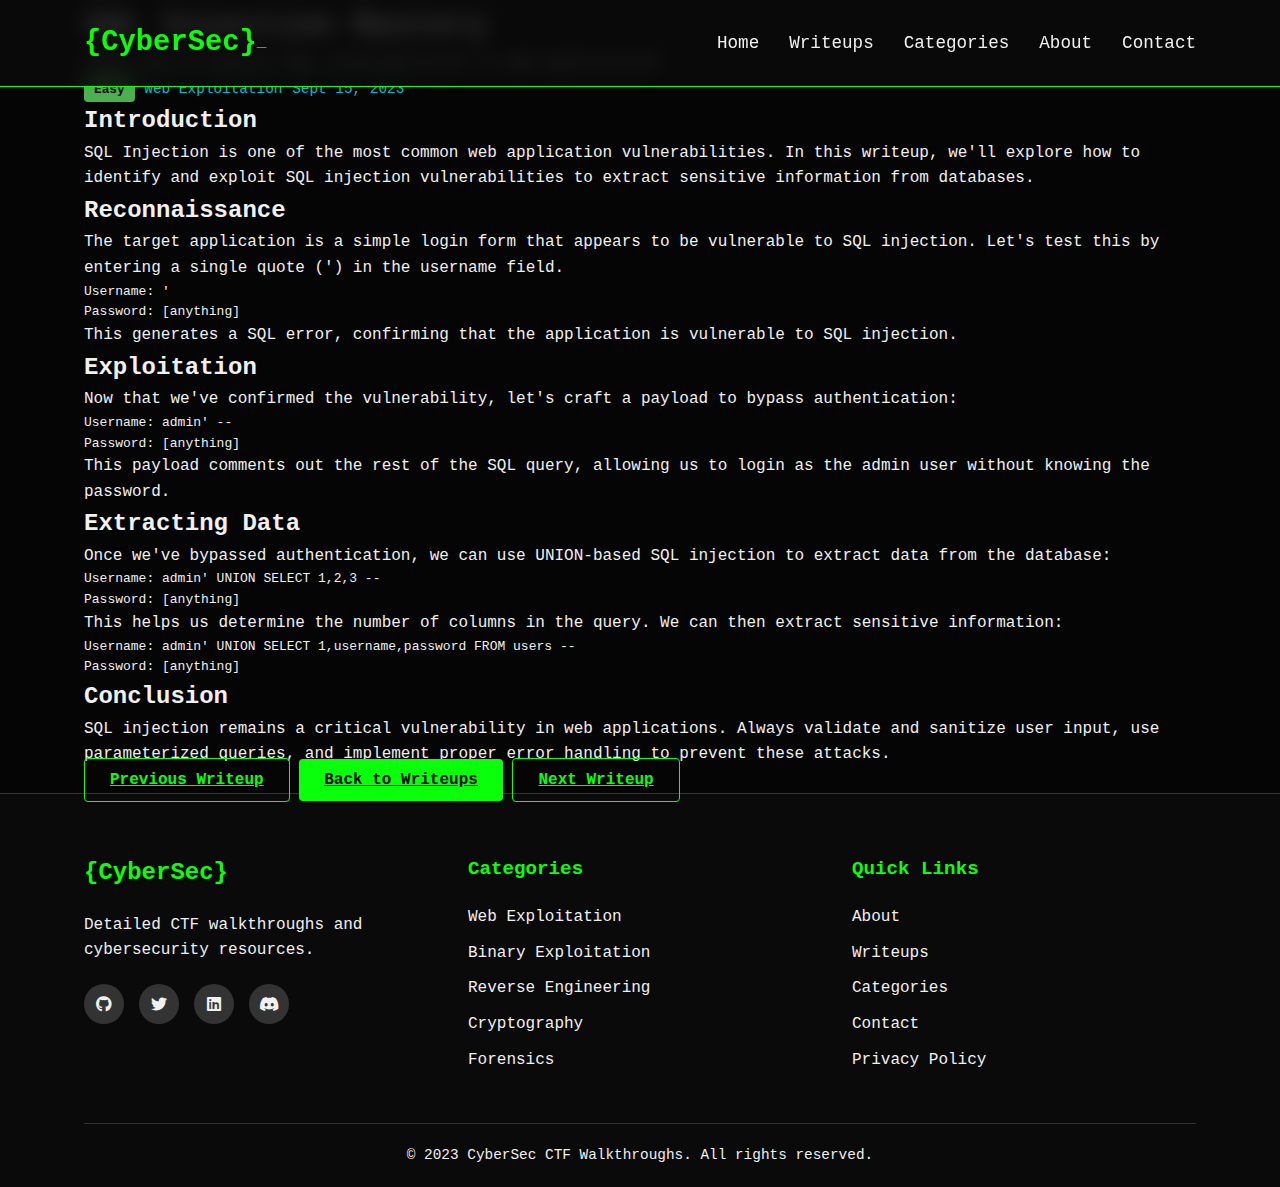
<file: writeups/web-exploitation/sql-injection-mastery.html>
<!DOCTYPE html>
<html lang="en">
<head>
    <meta charset="UTF-8">
    <meta name="viewport" content="width=device-width, initial-scale=1.0">
    <title>SQL Injection Mastery - CyberSec CTF Walkthroughs</title>
    <link rel="stylesheet" href="../../css/style.css">
    <link rel="stylesheet" href="../../css/responsive.css">
    <link rel="stylesheet" href="https://cdnjs.cloudflare.com/ajax/libs/font-awesome/6.4.0/css/all.min.css">
</head>
<body>
    <!-- Header -->
    <header>
        <div class="container">
            <div class="logo">
                <span class="logo-text">{CyberSec}</span>
                <span class="blinking-cursor">_</span>
            </div>
            <nav>
                <ul>
                    <li><a href="../../index.html" class="nav-link">Home</a></li>
                    <li><a href="../../writeups.html" class="nav-link">Writeups</a></li>
                    <li><a href="../../categories.html" class="nav-link">Categories</a></li>
                    <li><a href="../../about.html" class="nav-link">About</a></li>
                    <li><a href="../../contact.html" class="nav-link">Contact</a></li>
                </ul>
            </nav>
            <div class="mobile-menu-btn">
                <i class="fas fa-bars"></i>
            </div>
        </div>
    </header>

    <!-- Main Content -->
    <main class="page-content">
        <div class="container">
            <div class="page-header">
                <h1>SQL Injection Mastery</h1>
                <p>Learn how to exploit SQL vulnerabilities in web applications</p>
                <div class="writeup-meta">
                    <span class="difficulty easy">Easy</span>
                    <span class="category">Web Exploitation</span>
                    <span class="date">Sept 15, 2023</span>
                </div>
            </div>

            <!-- Writeup Content -->
            <article class="writeup-content">
                <h2>Introduction</h2>
                <p>SQL Injection is one of the most common web application vulnerabilities. In this writeup, we'll explore how to identify and exploit SQL injection vulnerabilities to extract sensitive information from databases.</p>
                
                <h2>Reconnaissance</h2>
                <p>The target application is a simple login form that appears to be vulnerable to SQL injection. Let's test this by entering a single quote (') in the username field.</p>
                
                <pre><code>Username: '
Password: [anything]</code></pre>
                
                <p>This generates a SQL error, confirming that the application is vulnerable to SQL injection.</p>
                
                <h2>Exploitation</h2>
                <p>Now that we've confirmed the vulnerability, let's craft a payload to bypass authentication:</p>
                
                <pre><code>Username: admin' --
Password: [anything]</code></pre>
                
                <p>This payload comments out the rest of the SQL query, allowing us to login as the admin user without knowing the password.</p>
                
                <h2>Extracting Data</h2>
                <p>Once we've bypassed authentication, we can use UNION-based SQL injection to extract data from the database:</p>
                
                <pre><code>Username: admin' UNION SELECT 1,2,3 --
Password: [anything]</code></pre>
                
                <p>This helps us determine the number of columns in the query. We can then extract sensitive information:</p>
                
                <pre><code>Username: admin' UNION SELECT 1,username,password FROM users --
Password: [anything]</code></pre>
                
                <h2>Conclusion</h2>
                <p>SQL injection remains a critical vulnerability in web applications. Always validate and sanitize user input, use parameterized queries, and implement proper error handling to prevent these attacks.</p>
            </article>
            
            <!-- Navigation -->
            <div class="writeup-navigation">
                <a href="#" class="btn secondary">Previous Writeup</a>
                <a href="../../writeups.html" class="btn primary">Back to Writeups</a>
                <a href="#" class="btn secondary">Next Writeup</a>
            </div>
        </div>
    </main>

    <!-- Footer -->
    <footer>
        <div class="container">
            <div class="footer-content">
                <div class="footer-section">
                    <h3>{CyberSec}</h3>
                    <p>Detailed CTF walkthroughs and cybersecurity resources.</p>
                    <div class="social-links">
                        <a href="#"><i class="fab fa-github"></i></a>
                        <a href="#"><i class="fab fa-twitter"></i></a>
                        <a href="#"><i class="fab fa-linkedin"></i></a>
                        <a href="#"><i class="fab fa-discord"></i></a>
                    </div>
                </div>
                <div class="footer-section">
                    <h4>Categories</h4>
                    <ul>
                        <li><a href="../../categories.html">Web Exploitation</a></li>
                        <li><a href="../../categories.html">Binary Exploitation</a></li>
                        <li><a href="../../categories.html">Reverse Engineering</a></li>
                        <li><a href="../../categories.html">Cryptography</a></li>
                        <li><a href="../../categories.html">Forensics</a></li>
                    </ul>
                </div>
                <div class="footer-section">
                    <h4>Quick Links</h4>
                    <ul>
                        <li><a href="../../about.html">About</a></li>
                        <li><a href="../../writeups.html">Writeups</a></li>
                        <li><a href="../../categories.html">Categories</a></li>
                        <li><a href="../../contact.html">Contact</a></li>
                        <li><a href="#">Privacy Policy</a></li>
                    </ul>
                </div>
            </div>
            <div class="footer-bottom">
                <p>&copy; 2023 CyberSec CTF Walkthroughs. All rights reserved.</p>
            </div>
        </div>
    </footer>

    <script src="../../js/script.js"></script>
</body>
</html>
</file>
<file: css/style.css>
/* Global Styles */
:root {
    --primary: #0aff0a;
    --secondary: #00bcd4;
    --dark: #0a0a0a;
    --darker: #050505;
    --light: #f0f0f0;
    --gray: #333;
    --easy: #4caf50;
    --medium: #ff9800;
    --hard: #f44336;
}

* {
    margin: 0;
    padding: 0;
    box-sizing: border-box;
}

body {
    font-family: 'Courier New', monospace;
    background-color: var(--darker);
    color: var(--light);
    line-height: 1.6;
    overflow-x: hidden;
    position: relative;
}

.container {
    width: 90%;
    max-width: 1200px;
    margin: 0 auto;
    padding: 0 20px;
}

/* Header */
header {
    background-color: rgba(10, 10, 10, 0.8);
    backdrop-filter: blur(10px);
    padding: 20px 0;
    position: fixed;
    width: 100%;
    top: 0;
    z-index: 1000;
    border-bottom: 1px solid var(--primary);
}

header .container {
    display: flex;
    justify-content: space-between;
    align-items: center;
}

.logo {
    display: flex;
    align-items: center;
}

.logo-text {
    color: var(--primary);
    font-size: 1.8rem;
    font-weight: bold;
}

.blinking-cursor {
    animation: blink 1s infinite;
    color: var(--primary);
    font-weight: bold;
}

@keyframes blink {
    0%, 50% { opacity: 1; }
    51%, 100% { opacity: 0; }
}

nav ul {
    display: flex;
    list-style: none;
}

nav ul li {
    margin-left: 30px;
}

.nav-link {
    color: var(--light);
    text-decoration: none;
    font-size: 1.1rem;
    position: relative;
    padding: 5px 0;
    transition: color 0.3s;
}

.nav-link:hover, .nav-link.active {
    color: var(--primary);
}

.nav-link::after {
    content: '';
    position: absolute;
    bottom: 0;
    left: 0;
    width: 0;
    height: 2px;
    background-color: var(--primary);
    transition: width 0.3s;
}

.nav-link:hover::after, .nav-link.active::after {
    width: 100%;
}

.mobile-menu-btn {
    display: none;
    color: var(--light);
    font-size: 1.5rem;
    cursor: pointer;
}

/* Hero Section */
.hero {
    padding: 150px 0 100px;
    position: relative;
}

.hero .container {
    display: grid;
    grid-template-columns: 1fr 1fr;
    gap: 40px;
    align-items: center;
}

.hero-content h1 {
    font-size: 3.5rem;
    margin-bottom: 20px;
    color: var(--primary);
    position: relative;
    display: inline-block;
}

.hero-content p {
    font-size: 1.2rem;
    margin-bottom: 30px;
    color: var(--light);
}

.cta-buttons {
    display: flex;
    gap: 15px;
}

.btn {
    padding: 12px 25px;
    border: none;
    border-radius: 4px;
    font-family: 'Courier New', monospace;
    font-size: 1rem;
    font-weight: bold;
    cursor: pointer;
    transition: all 0.3s;
    position: relative;
    overflow: hidden;
}

.btn.primary {
    background-color: var(--primary);
    color: var(--dark);
}

.btn.secondary {
    background-color: transparent;
    color: var(--primary);
    border: 1px solid var(--primary);
}

.btn:hover {
    transform: translateY(-3px);
    box-shadow: 0 5px 15px rgba(10, 255, 10, 0.3);
}

/* Terminal */
.hero-terminal {
    background-color: rgba(0, 0, 0, 0.8);
    border: 1px solid var(--primary);
    border-radius: 8px;
    overflow: hidden;
    box-shadow: 0 0 20px rgba(10, 255, 10, 0.2);
}

.terminal-header {
    background-color: var(--gray);
    padding: 10px 15px;
    display: flex;
    align-items: center;
    justify-content: space-between;
}

.terminal-buttons {
    display: flex;
    gap: 8px;
}

.terminal-btn {
    width: 12px;
    height: 12px;
    border-radius: 50%;
}

.terminal-btn.red { background-color: #ff5f56; }
.terminal-btn.yellow { background-color: #ffbd2e; }
.terminal-btn.green { background-color: #27c93f; }

.terminal-title {
    color: var(--light);
    font-size: 0.9rem;
}

.terminal-body {
    padding: 20px;
    min-height: 200px;
}

.terminal-line {
    margin-bottom: 10px;
    display: flex;
    align-items: center;
}

.prompt {
    color: var(--primary);
    margin-right: 10px;
}

.command {
    color: var(--light);
}

.terminal-output p {
    color: var(--light);
    margin-bottom: 10px;
}

.typing {
    width: 10px;
    height: 20px;
    background-color: var(--primary);
    animation: typing 1s infinite;
    display: inline-block;
}

@keyframes typing {
    0%, 100% { opacity: 1; }
    50% { opacity: 0; }
}

/* Featured Writeups */
.featured-writeups {
    padding: 80px 0;
    position: relative;
}

.featured-writeups h2 {
    text-align: center;
    font-size: 2.5rem;
    margin-bottom: 50px;
    color: var(--primary);
    position: relative;
}

.writeups-grid {
    display: grid;
    grid-template-columns: repeat(auto-fit, minmax(300px, 1fr));
    gap: 30px;
}

.writeup-card {
    background-color: rgba(20, 20, 20, 0.8);
    border: 1px solid var(--gray);
    border-radius: 8px;
    overflow: hidden;
    transition: transform 0.3s, box-shadow 0.3s;
}

.writeup-card:hover {
    transform: translateY(-10px);
    box-shadow: 0 10px 25px rgba(10, 255, 10, 0.2);
    border-color: var(--primary);
}

.card-header {
    padding: 15px;
    display: flex;
    justify-content: space-between;
    align-items: center;
    border-bottom: 1px solid var(--gray);
}

.difficulty {
    padding: 5px 10px;
    border-radius: 4px;
    font-size: 0.8rem;
    font-weight: bold;
}

.difficulty.easy {
    background-color: var(--easy);
    color: var(--dark);
}

.difficulty.medium {
    background-color: var(--medium);
    color: var(--dark);
}

.difficulty.hard {
    background-color: var(--hard);
    color: var(--light);
}

.category {
    color: var(--secondary);
    font-size: 0.9rem;
}

.card-content {
    padding: 20px;
}

.card-content h3 {
    color: var(--primary);
    margin-bottom: 15px;
    font-size: 1.5rem;
}

.card-content p {
    color: var(--light);
    margin-bottom: 20px;
}

.card-footer {
    padding: 15px 20px;
    display: flex;
    justify-content: space-between;
    align-items: center;
    border-top: 1px solid var(--gray);
}

.date {
    color: var(--secondary);
    font-size: 0.9rem;
}

.read-more {
    color: var(--primary);
    text-decoration: none;
    font-weight: bold;
    display: flex;
    align-items: center;
    gap: 5px;
    transition: gap 0.3s;
}

.read-more:hover {
    gap: 10px;
}

/* CTF Platforms */
.ctf-platforms {
    padding: 80px 0;
    background-color: rgba(10, 10, 10, 0.8);
    position: relative;
}

.ctf-platforms h2 {
    text-align: center;
    font-size: 2.5rem;
    margin-bottom: 50px;
    color: var(--primary);
}

.platforms-grid {
    display: grid;
    grid-template-columns: repeat(auto-fit, minmax(250px, 1fr));
    gap: 30px;
}

.platform {
    text-align: center;
    padding: 30px;
    background-color: rgba(20, 20, 20, 0.8);
    border-radius: 8px;
    border: 1px solid var(--gray);
    transition: transform 0.3s, box-shadow 0.3s;
}

.platform:hover {
    transform: translateY(-5px);
    box-shadow: 0 5px 15px rgba(10, 255, 10, 0.2);
    border-color: var(--primary);
}

.platform-icon {
    width: 70px;
    height: 70px;
    background-color: var(--dark);
    border-radius: 50%;
    display: flex;
    align-items: center;
    justify-content: center;
    margin: 0 auto 20px;
    font-size: 1.8rem;
    color: var(--primary);
}

.platform h3 {
    color: var(--primary);
    margin-bottom: 15px;
    font-size: 1.5rem;
}

.platform p {
    color: var(--light);
}

/* Newsletter */
.newsletter {
    padding: 80px 0;
    position: relative;
}

.newsletter-content {
    text-align: center;
    max-width: 600px;
    margin: 0 auto;
}

.newsletter h2 {
    font-size: 2.5rem;
    margin-bottom: 20px;
    color: var(--primary);
}

.newsletter p {
    color: var(--light);
    margin-bottom: 30px;
    font-size: 1.1rem;
}

.newsletter-form {
    display: flex;
    gap: 10px;
    margin-top: 30px;
}

.newsletter-form input {
    flex: 1;
    padding: 15px;
    border: 1px solid var(--gray);
    border-radius: 4px;
    background-color: rgba(20, 20, 20, 0.8);
    color: var(--light);
    font-family: 'Courier New', monospace;
}

.newsletter-form input:focus {
    outline: none;
    border-color: var(--primary);
}

.newsletter-form button {
    padding: 15px 25px;
    background-color: var(--primary);
    color: var(--dark);
    border: none;
    border-radius: 4px;
    font-family: 'Courier New', monospace;
    font-weight: bold;
    cursor: pointer;
    transition: all 0.3s;
    display: flex;
    align-items: center;
    gap: 8px;
}

.newsletter-form button:hover {
    background-color: var(--light);
}

/* Footer */
footer {
    background-color: var(--dark);
    padding: 60px 0 20px;
    border-top: 1px solid var(--gray);
}

.footer-content {
    display: grid;
    grid-template-columns: repeat(auto-fit, minmax(250px, 1fr));
    gap: 40px;
    margin-bottom: 40px;
}

.footer-section h3, .footer-section h4 {
    color: var(--primary);
    margin-bottom: 20px;
    font-size: 1.5rem;
}

.footer-section h4 {
    font-size: 1.2rem;
}

.footer-section p {
    color: var(--light);
    margin-bottom: 20px;
}

.footer-section ul {
    list-style: none;
}

.footer-section ul li {
    margin-bottom: 10px;
}

.footer-section ul li a {
    color: var(--light);
    text-decoration: none;
    transition: color 0.3s;
}

.footer-section ul li a:hover {
    color: var(--primary);
}

.social-links {
    display: flex;
    gap: 15px;
}

.social-links a {
    display: flex;
    align-items: center;
    justify-content: center;
    width: 40px;
    height: 40px;
    background-color: var(--gray);
    color: var(--light);
    border-radius: 50%;
    text-decoration: none;
    transition: all 0.3s;
}

.social-links a:hover {
    background-color: var(--primary);
    color: var(--dark);
    transform: translateY(-3px);
}

.footer-bottom {
    text-align: center;
    padding-top: 20px;
    border-top: 1px solid var(--gray);
}

.footer-bottom p {
    color: var(--light);
    font-size: 0.9rem;
}

/* Glitch Effect */
.glitch {
    position: relative;
    display: inline-block;
}

.glitch::before, .glitch::after {
    content: attr(data-text);
    position: absolute;
    top: 0;
    left: 0;
    width: 100%;
    height: 100%;
}

.glitch::before {
    left: 2px;
    text-shadow: -2px 0 red;
    clip: rect(44px, 450px, 56px, 0);
    animation: glitch-anim 5s infinite linear alternate-reverse;
}

.glitch::after {
    left: -2px;
    text-shadow: -2px 0 blue;
    clip: rect(44px, 450px, 56px, 0);
    animation: glitch-anim2 5s infinite linear alternate-reverse;
}

@keyframes glitch-anim {
    0% { clip: rect(42px, 9999px, 44px, 0); }
    5% { clip: rect(12px, 9999px, 59px, 0); }
    10% { clip: rect(48px, 9999px, 29px, 0); }
    15% { clip: rect(42px, 9999px, 73px, 0); }
    20% { clip: rect(63px, 9999px, 27px, 0); }
    25% { clip: rect(34px, 9999px, 55px, 0); }
    30% { clip: rect(86px, 9999px, 73px, 0); }
    35% { clip: rect(20px, 9999px, 20px, 0); }
    40% { clip: rect(26px, 9999px, 60px, 0); }
    45% { clip: rect(25px, 9999px, 66px, 0); }
    50% { clip: rect(57px, 9999px, 98px, 0); }
    55% { clip: rect(5px, 9999px, 46px, 0); }
    60% { clip: rect(82px, 9999px, 31px, 0); }
    65% { clip: rect(54px, 9999px, 27px, 0); }
    70% { clip: rect(28px, 9999px, 99px, 0); }
    75% { clip: rect(45px, 9999px, 69px, 0); }
    80% { clip: rect(23px, 9999px, 85px, 0); }
    85% { clip: rect(54px, 9999px, 84px, 0); }
    90% { clip: rect(45px, 9999px, 47px, 0); }
    95% { clip: rect(24px, 9999px, 23px, 0); }
    100% { clip: rect(32px, 9999px, 92px, 0); }
}

@keyframes glitch-anim2 {
    0% { clip: rect(65px, 9999px, 100px, 0); }
    5% { clip: rect(52px, 9999px, 74px, 0); }
    10% { clip: rect(79px, 9999px, 85px, 0); }
    15% { clip: rect(75px, 9999px, 5px, 0); }
    20% { clip: rect(67px, 9999px, 61px, 0); }
    25% { clip: rect(14px, 9999px, 79px, 0); }
    30% { clip: rect(1px, 9999px, 66px, 0); }
    35% { clip: rect(86px, 9999px, 30px, 0); }
    40% { clip: rect(23px, 9999px, 98px, 0); }
    45% { clip: rect(85px, 9999px, 72px, 0); }
    50% { clip: rect(71px, 9999px, 75px, 0); }
    55% { clip: rect(2px, 9999px, 48px, 0); }
    60% { clip: rect(30px, 9999px, 16px, 0); }
    65% { clip: rect(59px, 9999px, 50px, 0); }
    70% { clip: rect(41px, 9999px, 62px, 0); }
    75% { clip: rect(2px, 9999px, 82px, 0); }
    80% { clip: rect(47px, 9999px, 73px, 0); }
    85% { clip: rect(3px, 9999px, 27px, 0); }
    90% { clip: rect(26px, 9999px, 55px, 0); }
    95% { clip: rect(42px, 9999px, 97px, 0); }
    100% { clip: rect(38px, 9999px, 49px, 0); }
}
</file>
<file: css/animations.css>
/* Matrix Background */
#matrix-bg {
    position: fixed;
    top: 0;
    left: 0;
    width: 100%;
    height: 100%;
    z-index: -1;
    overflow: hidden;
}

.matrix-char {
    position: absolute;
    color: #0aff0a;
    font-family: 'Courier New', monospace;
    font-size: 16px;
    animation: matrix-fall linear infinite;
}

@keyframes matrix-fall {
    0% {
        transform: translateY(-100%);
        opacity: 0;
    }
    5% {
        opacity: 1;
    }
    95% {
        opacity: 1;
    }
    100% {
        transform: translateY(100vh);
        opacity: 0;
    }
}

/* Hacking Animation */
.hacking-animation {
    position: relative;
    overflow: hidden;
}

.hacking-animation::before {
    content: '';
    position: absolute;
    top: 0;
    left: -100%;
    width: 100%;
    height: 2px;
    background: linear-gradient(90deg, transparent, var(--primary), transparent);
    animation: hacking-line 2s linear infinite;
}

@keyframes hacking-line {
    0% {
        left: -100%;
    }
    100% {
        left: 100%;
    }
}

/* Pulse Animation */
.pulse {
    animation: pulse 2s infinite;
}

@keyframes pulse {
    0% {
        box-shadow: 0 0 0 0 rgba(10, 255, 10, 0.7);
    }
    70% {
        box-shadow: 0 0 0 10px rgba(10, 255, 10, 0);
    }
    100% {
        box-shadow: 0 0 0 0 rgba(10, 255, 10, 0);
    }
}

/* Fade In Animations */
.fade-in {
    opacity: 0;
    transform: translateY(20px);
    transition: opacity 0.6s ease-out, transform 0.6s ease-out;
}

.fade-in.visible {
    opacity: 1;
    transform: translateY(0);
}

/* Slide In Animations */
.slide-in-left {
    opacity: 0;
    transform: translateX(-50px);
    transition: opacity 0.6s ease-out, transform 0.6s ease-out;
}

.slide-in-left.visible {
    opacity: 1;
    transform: translateX(0);
}

.slide-in-right {
    opacity: 0;
    transform: translateX(50px);
    transition: opacity 0.6s ease-out, transform 0.6s ease-out;
}

.slide-in-right.visible {
    opacity: 1;
    transform: translateX(0);
}

/* Typewriter Effect */
.typewriter {
    overflow: hidden;
    border-right: 0.15em solid var(--primary);
    white-space: nowrap;
    margin: 0 auto;
    animation: typing 3.5s steps(40, end), blink-caret 0.75s step-end infinite;
}

@keyframes typing {
    from { width: 0; }
    to { width: 100%; }
}

@keyframes blink-caret {
    from, to { border-color: transparent; }
    50% { border-color: var(--primary); }
}

/* Hover Effects */
.hover-glow {
    transition: text-shadow 0.3s ease;
}

.hover-glow:hover {
    text-shadow: 0 0 10px var(--primary), 0 0 20px var(--primary), 0 0 30px var(--primary);
}

/* Binary Background Effect */
.binary-bg {
    position: relative;
}

.binary-bg::before {
    content: '';
    position: absolute;
    top: 0;
    left: 0;
    width: 100%;
    height: 100%;
    background-image: 
        radial-gradient(circle at 10% 20%, rgba(10, 255, 10, 0.03) 0%, transparent 20%),
        radial-gradient(circle at 90% 60%, rgba(10, 255, 10, 0.03) 0%, transparent 20%),
        radial-gradient(circle at 50% 80%, rgba(10, 255, 10, 0.03) 0%, transparent 20%);
    pointer-events: none;
}
</file>
<file: css/responsive.css>
/* Responsive Design */
@media (max-width: 1200px) {
    .hero .container {
        grid-template-columns: 1fr;
        text-align: center;
    }
    
    .hero-terminal {
        margin-top: 50px;
    }
}

@media (max-width: 992px) {
    .about-content,
    .contact-container {
        grid-template-columns: 1fr;
    }

    .about-image {
        order: -1;
    }
    
    .writeups-filter {
        flex-direction: column;
    }
    
    .filter-group {
        min-width: 100%;
    }
}

@media (max-width: 768px) {
    nav ul {
        display: none;
        position: absolute;
        top: 100%;
        left: 0;
        width: 100%;
        background-color: rgba(10, 10, 10, 0.95);
        flex-direction: column;
        padding: 20px 0;
        border-top: 1px solid var(--primary);
    }

    nav ul.show {
        display: flex;
    }

    nav ul li {
        margin: 10px 0;
        text-align: center;
    }

    .mobile-menu-btn {
        display: block;
    }

    .page-content {
        padding-top: 120px;
    }

    .page-header h1 {
        font-size: 2.5rem;
    }
    
    .hero-content h1 {
        font-size: 2.5rem;
    }
    
    .cta-buttons {
        flex-direction: column;
    }
    
    .newsletter-form {
        flex-direction: column;
    }
}

@media (max-width: 576px) {
    .container {
        width: 95%;
        padding: 0 10px;
    }
    
    .logo-text {
        font-size: 1.5rem;
    }
    
    .page-header h1 {
        font-size: 2rem;
    }
    
    .hero-content h1 {
        font-size: 2rem;
    }
    
    .writeups-grid,
    .categories-grid,
    .platforms-grid {
        grid-template-columns: 1fr;
    }
}
</file>
